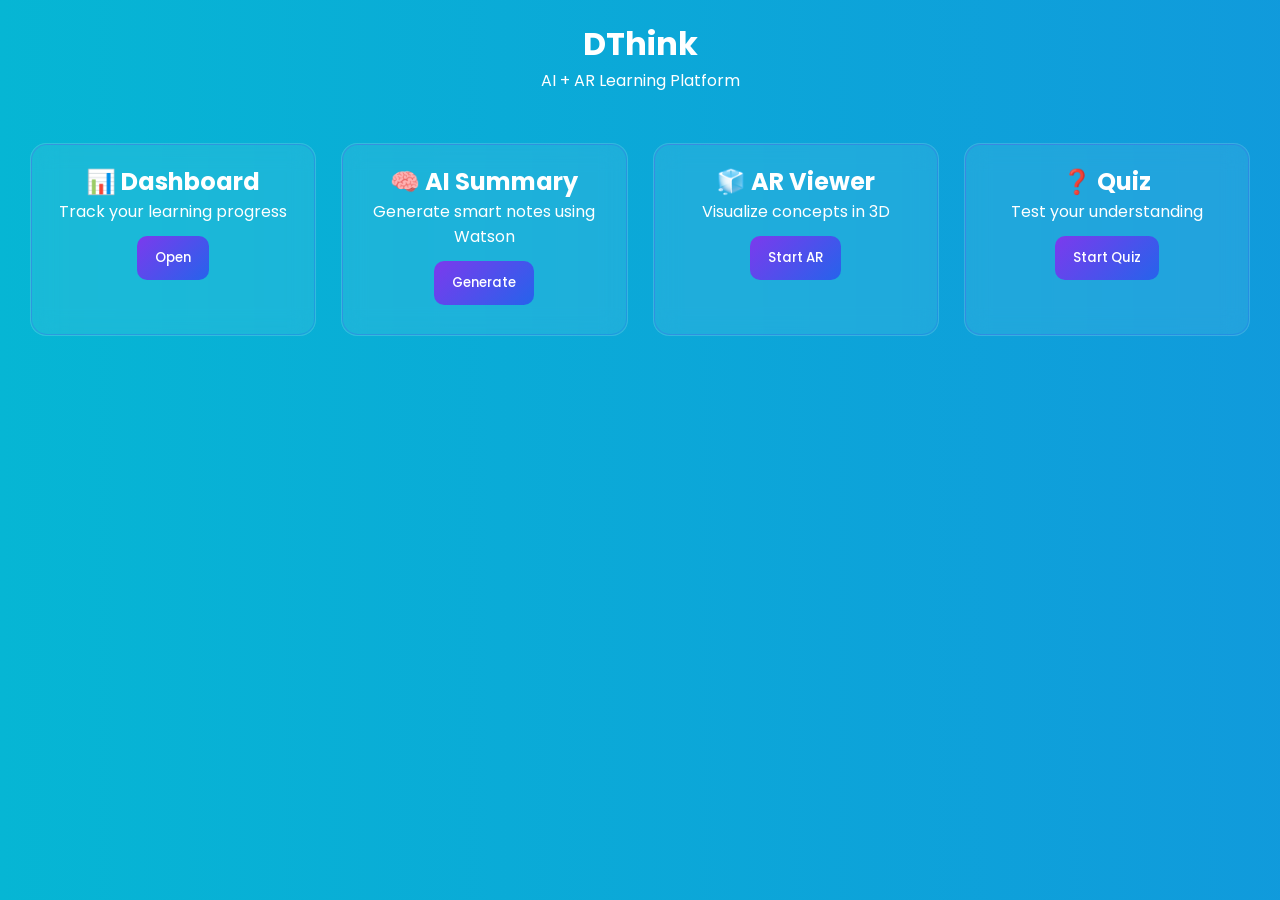
<file: index.html>
<!DOCTYPE html>
<html lang="en">
<head>
  <meta charset="UTF-8">
  <title>DThink AI</title>
  <meta name="viewport" content="width=device-width, initial-scale=1.0">

  <!-- Fonts -->
  <link href="https://fonts.googleapis.com/css2?family=Poppins:wght@300;500;700&display=swap" rel="stylesheet">

  <!-- CSS -->
  <link rel="stylesheet" href="style.css">
</head>

<body>

<div class="bg"></div>

<header class="navbar">
  <h1>DThink</h1>
  <p>AI + AR Learning Platform</p>
</header>

<div class="container">

  <div class="card glow">
    <h2>📊 Dashboard</h2>
    <p>Track your learning progress</p>
<button id="dashboardBtn">Open</button>
  </div>

  <div class="card glow">
    <h2>🧠 AI Summary</h2>
    <p>Generate smart notes using Watson</p>
   <button id="summaryBtn">Generate</button>
    <div id="summary"></div>
  </div>

  <div class="card glow">
    <h2>🧊 AR Viewer</h2>
    <p>Visualize concepts in 3D</p>
  <button id="arBtn">Start AR</button>
  </div>

  <div class="card glow">
    <h2>❓ Quiz</h2>
    <p>Test your understanding</p>
    <button id="quizBtn">Start Quiz</button>
    <div id="quiz"></div>
  </div>

</div>
<script>
  // Dashboard
  document.getElementById("dashboardBtn").onclick = function () {
    window.location.href = "dashboard.html";
  };

  // AI Summary
  document.getElementById("summaryBtn").onclick = function () {
    const box = document.getElementById("summary");
    box.innerHTML = "⏳ Generating summary...";

    setTimeout(function () {
      box.innerHTML = `
        <div style="padding:10px; border-radius:10px; background:rgba(255,255,255,0.1);">
          🤖 <strong>AI Summary</strong><br>
          The solar system consists of planets orbiting the sun.
        </div>
      `;
    }, 1000);
  };

  // AR
  document.getElementById("arBtn").onclick = function () {
    window.location.href = "ar.html";
  };

  // Quiz
  document.getElementById("quizBtn").onclick = function () {
    document.getElementById("quiz").innerHTML = `
      <p>Which is the largest planet?</p>
      <button onclick="checkAnswer('Jupiter')">Jupiter</button>
      <button onclick="checkAnswer('Mars')">Mars</button>
    `;
  };

  function checkAnswer(ans) {
    alert(ans === "Jupiter" ? "✅ Correct!" : "❌ Try again");
  }
</script>
</body>
</html>
</file>
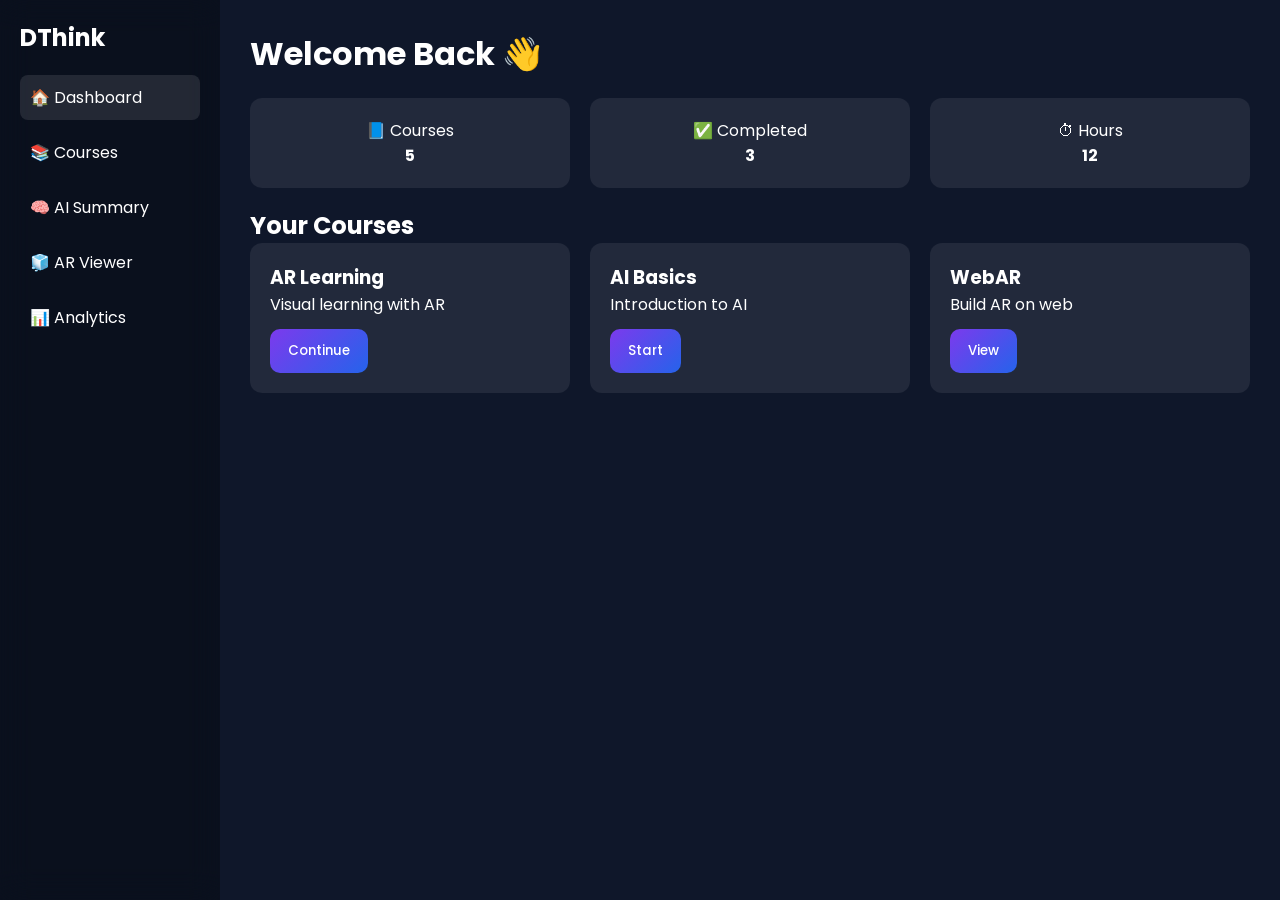
<file: dashboard.html>
<!DOCTYPE html>
<html lang="en">
<head>
<meta charset="UTF-8">
<title>DThink Dashboard</title>
<link href="https://fonts.googleapis.com/css2?family=Poppins:wght@300;500;700&display=swap" rel="stylesheet">
<link rel="stylesheet" href="style.css">
</head>

<body>

<div class="app">

  <!-- Sidebar -->
  <div class="sidebar">
    <h2>DThink</h2>
    <ul>
      <li class="active">🏠 Dashboard</li>
      <li>📚 Courses</li>
      <li>🧠 AI Summary</li>
      <li>🧊 AR Viewer</li>
      <li>📊 Analytics</li>
    </ul>
  </div>

  <!-- Main Content -->
  <div class="main">

    <h1>Welcome Back 👋</h1>

    <!-- Stats -->
    <div class="stats">
      <div class="stat-card">📘 Courses<br><strong>5</strong></div>
      <div class="stat-card">✅ Completed<br><strong>3</strong></div>
      <div class="stat-card">⏱ Hours<br><strong>12</strong></div>
    </div>

    <!-- Courses -->
    <h2>Your Courses</h2>
    <div class="courses">

      <div class="course-card">
        <h3>AR Learning</h3>
        <p>Visual learning with AR</p>
        <button>Continue</button>
      </div>

      <div class="course-card">
        <h3>AI Basics</h3>
        <p>Introduction to AI</p>
        <button>Start</button>
      </div>

      <div class="course-card">
        <h3>WebAR</h3>
        <p>Build AR on web</p>
        <button>View</button>
      </div>

    </div>

  </div>

</div>
<script src="script.js"></script>
</body>
</html>
</file>
<file: style.css>
* {
  margin: 0;
  padding: 0;
  box-sizing: border-box;
  font-family: 'Poppins', sans-serif;
}

body {
  background: #0f172a;
  color: white;
  overflow-x: hidden;
}

/* Animated gradient background */
.bg {
  position: fixed;
  width: 100%;
  height: 100%;
  background: linear-gradient(270deg, #7c3aed, #2563eb, #06b6d4);
  background-size: 600% 600%;
  animation: gradientMove 10s ease infinite;
  z-index: -1;
}

@keyframes gradientMove {
  0% { background-position: 0% }
  50% { background-position: 100% }
  100% { background-position: 0% }
}

/* Navbar */
.navbar {
  text-align: center;
  padding: 20px;
}

.navbar h1 {
  font-size: 32px;
  font-weight: 700;
}

/* Container */
.container {
  display: grid;
  grid-template-columns: repeat(auto-fit, minmax(260px, 1fr));
  gap: 25px;
  padding: 30px;
}

/* Glass Cards */
.card {
  background: rgba(255, 255, 255, 0.08);
  backdrop-filter: blur(12px);
  border-radius: 16px;
  padding: 20px;
  text-align: center;
  transition: 0.4s;
  border: 1px solid rgba(255,255,255,0.1);
}

/* Hover animation */
.card:hover {
  transform: translateY(-8px) scale(1.04);
  box-shadow: 0 20px 50px rgba(0,0,0,0.5);
}

/* Glow effect */
.glow:hover {
  box-shadow: 0 0 25px rgba(124, 58, 237, 0.7);
}

button {
  margin-top: 12px;
  padding: 12px 18px;
  border-radius: 10px;
  border: none;
  background: linear-gradient(135deg, #7c3aed, #2563eb);
  color: white;
  font-weight: 500;
  cursor: pointer;
  position: relative;
  overflow: hidden;
  transition: 0.3s;
}

/* glow ripple effect */
button::after {
  content: "";
  position: absolute;
  width: 0;
  height: 0;
  background: rgba(255,255,255,0.4);
  border-radius: 50%;
  top: 50%;
  left: 50%;
  transform: translate(-50%, -50%);
  transition: 0.4s;
}

button:hover::after {
  width: 200px;
  height: 200px;
}

button:hover {
  transform: translateY(-3px);
  box-shadow: 0 10px 25px rgba(124,58,237,0.5);
}

/* Text areas */
#summary, #quiz {
  margin-top: 10px;
}
/* Layout */
.app {
  display: flex;
}

/* Sidebar */
.sidebar {
  width: 220px;
  height: 100vh;
  background: rgba(0,0,0,0.3);
  backdrop-filter: blur(15px);
  padding: 20px;
}

.sidebar h2 {
  margin-bottom: 20px;
}

.sidebar ul {
  list-style: none;
}

.sidebar li {
  padding: 10px;
  margin: 10px 0;
  cursor: pointer;
  border-radius: 8px;
  transition: 0.3s;
}

.sidebar li:hover,
.sidebar .active {
  background: rgba(255,255,255,0.1);
}

/* Main */
.main {
  flex: 1;
  padding: 30px;
}

/* Stats */
.stats {
  display: flex;
  gap: 20px;
  margin: 20px 0;
}

.stat-card {
  flex: 1;
  padding: 20px;
  border-radius: 12px;
  background: rgba(255,255,255,0.08);
  text-align: center;
}

/* Courses */
.courses {
  display: flex;
  gap: 20px;
}

.course-card {
  flex: 1;
  padding: 20px;
  border-radius: 12px;
  background: rgba(255,255,255,0.08);
  transition: 0.3s;
}

.course-card:hover {
  transform: scale(1.05) translateY(-5px);
  box-shadow: 0 15px 40px rgba(0,0,0,0.5);
}
body {
  animation: fadeIn 1s ease;
}

@keyframes fadeIn {
  from {
    opacity: 0;
    transform: translateY(20px);
  }
  to {
    opacity: 1;
    transform: translateY(0);
  }
}
.card {
  position: relative;
}

.card::before {
  content: "";
  position: absolute;
  inset: 0;
  border-radius: 16px;
  padding: 1px;
  background: linear-gradient(135deg, #7c3aed, #2563eb);
  -webkit-mask: linear-gradient(#000 0 0) content-box, linear-gradient(#000 0 0);
  -webkit-mask-composite: xor;
  mask-composite: exclude;
  opacity: 0.3;
}
.card::after {
  content: "";
  position: absolute;
  top: -50%;
  left: -50%;
  width: 200%;
  height: 200%;
  background: linear-gradient(
    120deg,
    transparent,
    rgba(255,255,255,0.15),
    transparent
  );
  transform: rotate(25deg);
  opacity: 0;
  transition: 0.5s;
}

.card:hover::after {
  opacity: 1;
}
.sidebar li {
  display: flex;
  align-items: center;
  gap: 10px;
}

.sidebar li:hover {
  transform: translateX(6px);
  color: #7c3aed;
}
.stat-card {
  transition: 0.3s;
}

.stat-card:hover {
  transform: scale(1.05);
  box-shadow: 0 10px 30px rgba(124,58,237,0.5);
}
button:active {
  transform: scale(0.95);
}
</file>
